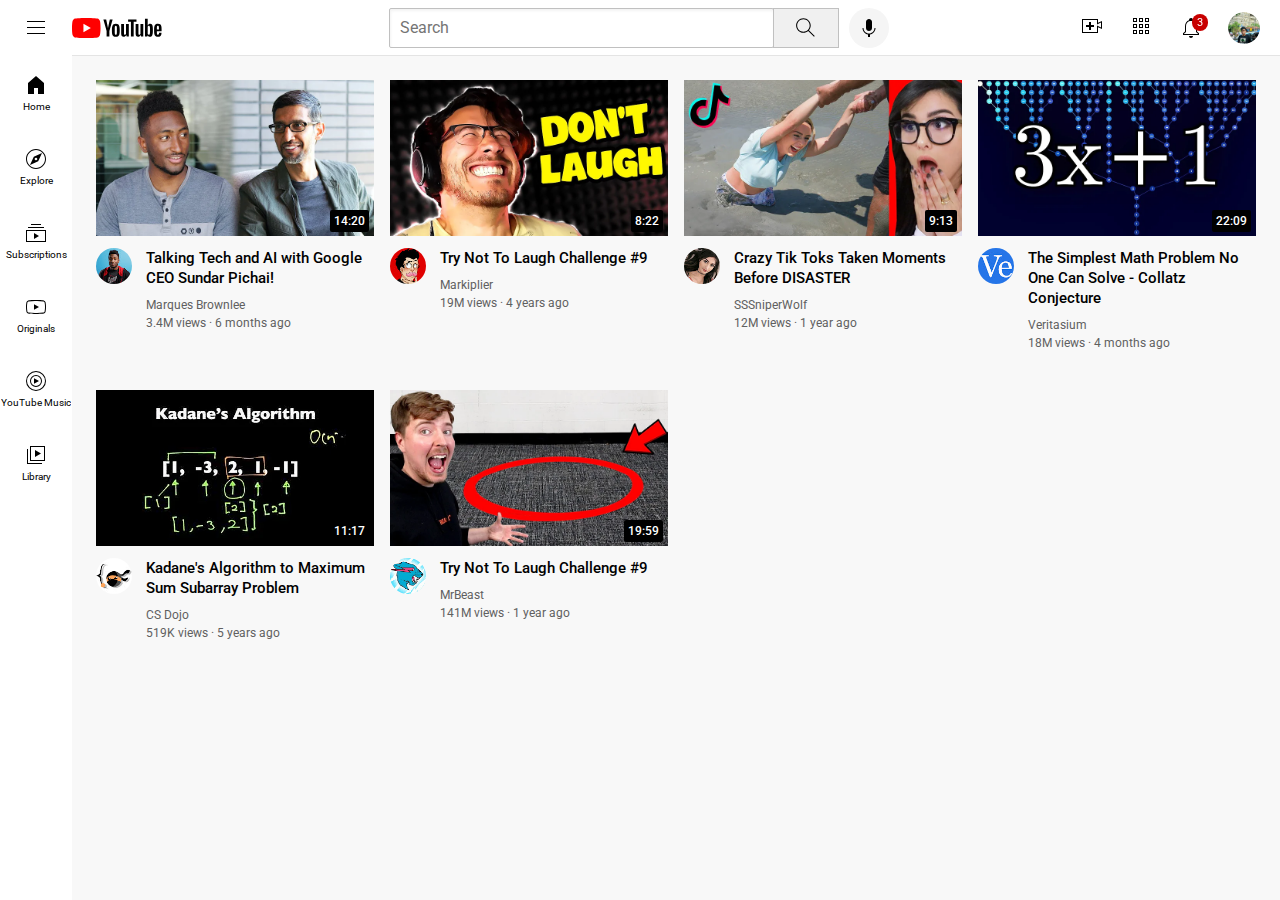
<file: index.html>
<!DOCTYPE html>
<html>
  <head>
    <title>YouTube.com Clone</title>
    
    <link rel="preconnect" href="https://fonts.googleapis.com">
    <link rel="preconnect" href="https://fonts.gstatic.com" crossorigin>
    <link href="https://fonts.googleapis.com/css2?family=Roboto:wght@400;500;700&display=swap" rel="stylesheet">

    
    <link rel="stylesheet" href="Style/general.css">
    <link rel="stylesheet" href="Style/header.css">
    <link rel="stylesheet" href="Style/video.css">
    <link rel="stylesheet" href="Style/sidebar.css">


  </head>
  <body>
    <div class="header">
      <div class="left-section">
        <img class="hamburger-menu" src="icons/hamburger-menu.svg">
        <img class="youtube-logo" src="icons/youtube-logo.svg">
      </div>
      <div class="middle-section">
        <input class="search-bar" type="text" placeholder="Search">
        <button class="search-button">
          <img class="search-icon" src="icons/search.svg">
          <div class="tooltip">Search</div>
        </button>
        <button class="voice-search-button">
          <img class="voice-search-icon" src="icons/voice-search-icon.svg">
          <div class="tooltip">Search with your voice</div>
        </button>
      </div>
      <div class="right-section">
        <div class="upload-icon-container">
          <img class="upload-icon" src="icons/upload.svg">
          <div class="tooltip">Create</div>
        </div>
        <div class="youtube-apps-icon-container">
          <img class="youtube-apps-icon" src="icons/youtube-apps.svg">
          <div class="tooltip">YouTube Apps</div>
        </div>
        <div class="notifications-icon-container">
          <img class="notifications-icon" src="icons/notifications.svg">
          <div class="notifications-count">3</div>
          <div class="tooltip">notifications</div>
        </div>
        <img class="current-user-picture" src="channel-picture/channels4_profile.jpg">
      </div>
    </div>

    <div class="sidebar">
      <div class="sidebar-link">
        <img src="icons/home.svg">
        <div>Home</div>
      </div>
      <div class="sidebar-link">
        <img src="icons/explore.svg">
        <div>Explore</div>
      </div>
      <div class="sidebar-link">
        <img src="icons/subscriptions.svg">
        <div>Subscriptions</div>
      </div>
      <div class="sidebar-link">
        <img src="icons/originals.svg">
        <div>Originals</div>
      </div>
      <div class="sidebar-link">
        <img src="icons/youtube-music.svg">
        <div>YouTube Music</div>
      </div>
      <div class="sidebar-link">
        <img src="icons/library.svg">
        <div>Library</div>
      </div>
    </div>
   
<div class="video-grid">
  <div class="video-preview">
    <div class="thumbnail-row">
      <img class="thumbnail" src="thumbnail/thumbnail-1.webp">
      <div class="video-time">14:20</div>
    </div>
    <div class="video-info-grid">
      <div class="channel-picture">
        <img class="profile-picture" src="channel-picture/channel-1.jpeg">
      </div>
      <div class="video-info">
        <p class="video-title">
          Talking Tech and AI with Google CEO Sundar Pichai!
        </p>
        <p class="video-author">
          Marques Brownlee
        </p>
        <p class="video-stats">
          3.4M views &#183; 6 months ago
        </p>
      </div>
    </div>
  </div>

  <div class="video-preview">
    <div class="thumbnail-row">
      <img class="thumbnail" src="thumbnail/thumbnail-2.webp">
      <div class="video-time">8:22</div>

    </div>
    <div class="video-info-grid">
      <div class="channel-picture">
        <img class="profile-picture" src="channel-picture/channel-2.jpeg">
      </div>
      <div class="video-info">
        <p class="video-title">
          Try Not To Laugh Challenge #9
        </p>
        <p class="video-author">
          Markiplier
        </p>
        <p class="video-stats">
          19M views &#183; 4 years ago
        </p>
      </div>
    </div>
  </div>

  <div class="video-preview">
    <div class="thumbnail-row">
      <img class="thumbnail" src="thumbnail/thumbnail-3.webp">
      <div class="video-time">9:13</div>

    </div>
    <div class="video-info-grid">
      <div class="channel-picture">
        <img class="profile-picture" src="channel-picture/channel-3.jpeg">
      </div>
      <div class="video-info">
        <p class="video-title">
          Crazy Tik Toks Taken Moments Before DISASTER
        </p>
        <p class="video-author">
          SSSniperWolf
        </p>
        <p class="video-stats">
          12M views · 1 year ago
        </p>
      </div>
    </div>
  </div>

  <div class="video-preview">
    <div class="thumbnail-row">
      <img class="thumbnail" src="thumbnail/thumbnail-4.webp">
      <div class="video-time">22:09</div>

    </div>
    <div class="video-info-grid">
      <div class="channel-picture">
        <img class="profile-picture" src="channel-picture/channel-4.jpeg">
      </div>
      <div class="video-info">
        <p class="video-title">
         The Simplest Math Problem No One Can Solve - Collatz Conjecture        </p>
        <p class="video-author">
          Veritasium
        </p>
        <p class="video-stats">
          18M views · 4 months ago
        </p>
      </div>
    </div>
  </div>

  <div class="video-preview">
    <div class="thumbnail-row">
      <img class="thumbnail" src="thumbnail/thumbnail-5.webp">
      <div class="video-time">11:17</div>

    </div>
    <div class="video-info-grid">
      <div class="channel-picture">
        <img class="profile-picture" src="channel-picture/channel-5.jpeg">
      </div>
      <div class="video-info">
        <p class="video-title">
          Kadane's Algorithm to Maximum Sum Subarray Problem
        </p>
        <p class="video-author">
          CS Dojo
        </p>
        <p class="video-stats">
          519K views · 5 years ago
        </p>
      </div>
    </div>
  </div>

  <div class="video-preview">
    <div class="thumbnail-row">
      <img class="thumbnail" src="thumbnail/thumbnail-6.webp">
      <div class="video-time">19:59</div>

    </div>
    <div class="video-info-grid">
      <div class="channel-picture">
        <img class="profile-picture" src="channel-picture/channel-6.jpeg">
      </div>
      <div class="video-info">
        <p class="video-title">
          Try Not To Laugh Challenge #9
        </p>
        <p class="video-author">
          MrBeast
        </p>
        <p class="video-stats">
          141M views · 1 year ago
        </p>
      </div>
    </div>
  </div>

  </body>
</html>
</file>
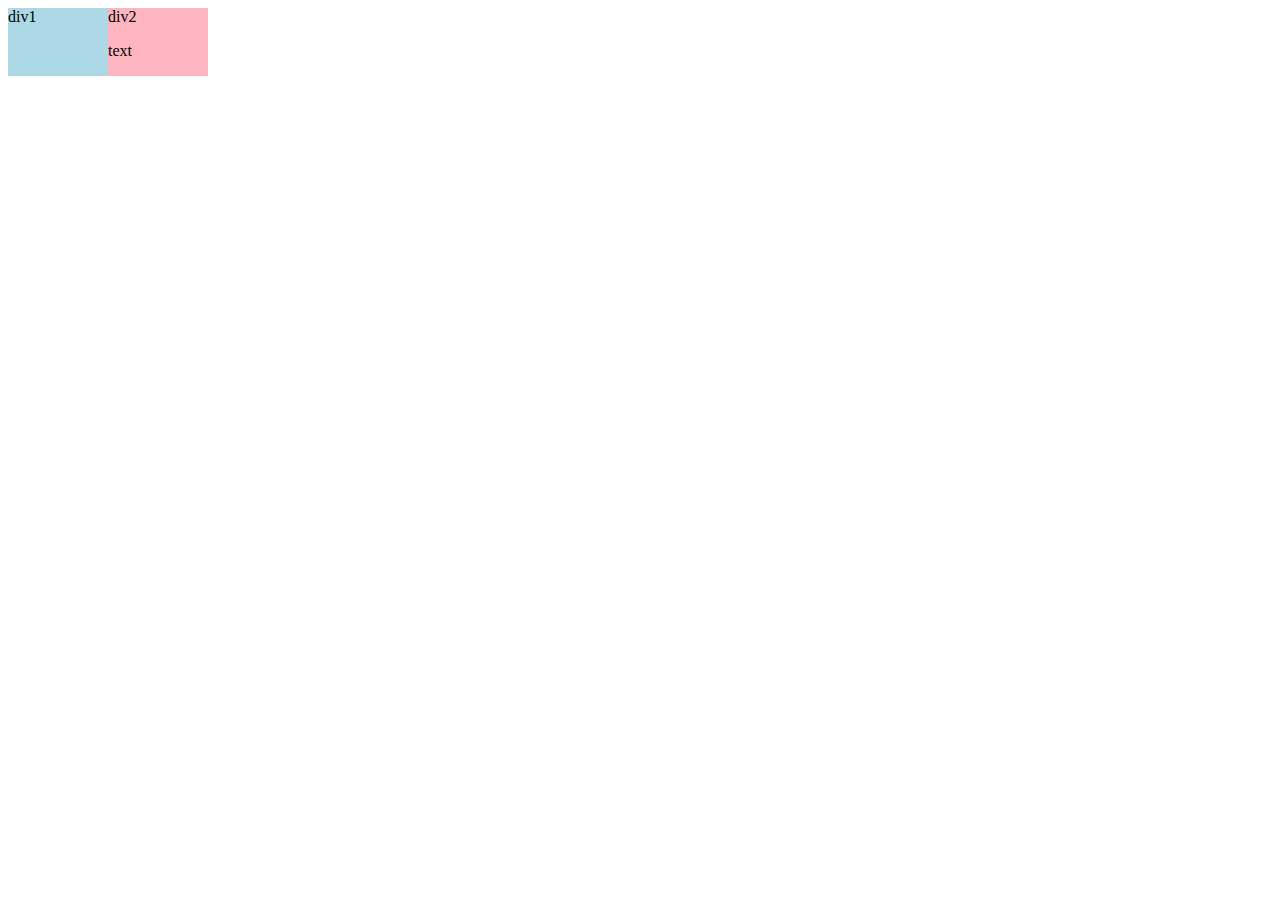
<file: grid.html>
<!DOCTYPE html><html>
  <head>
    <title>Grid Practice</title> 
  </head>
  <body>
    <div style="
    display:grid;
    grid-template-columns: 100px 100px;
      ">
      <div style="background-color: lightblue;">div1</div>
      <div style="background-color: lightpink;">div2<p>text</p></div>
    </div>
  </body>
</html>
</file>
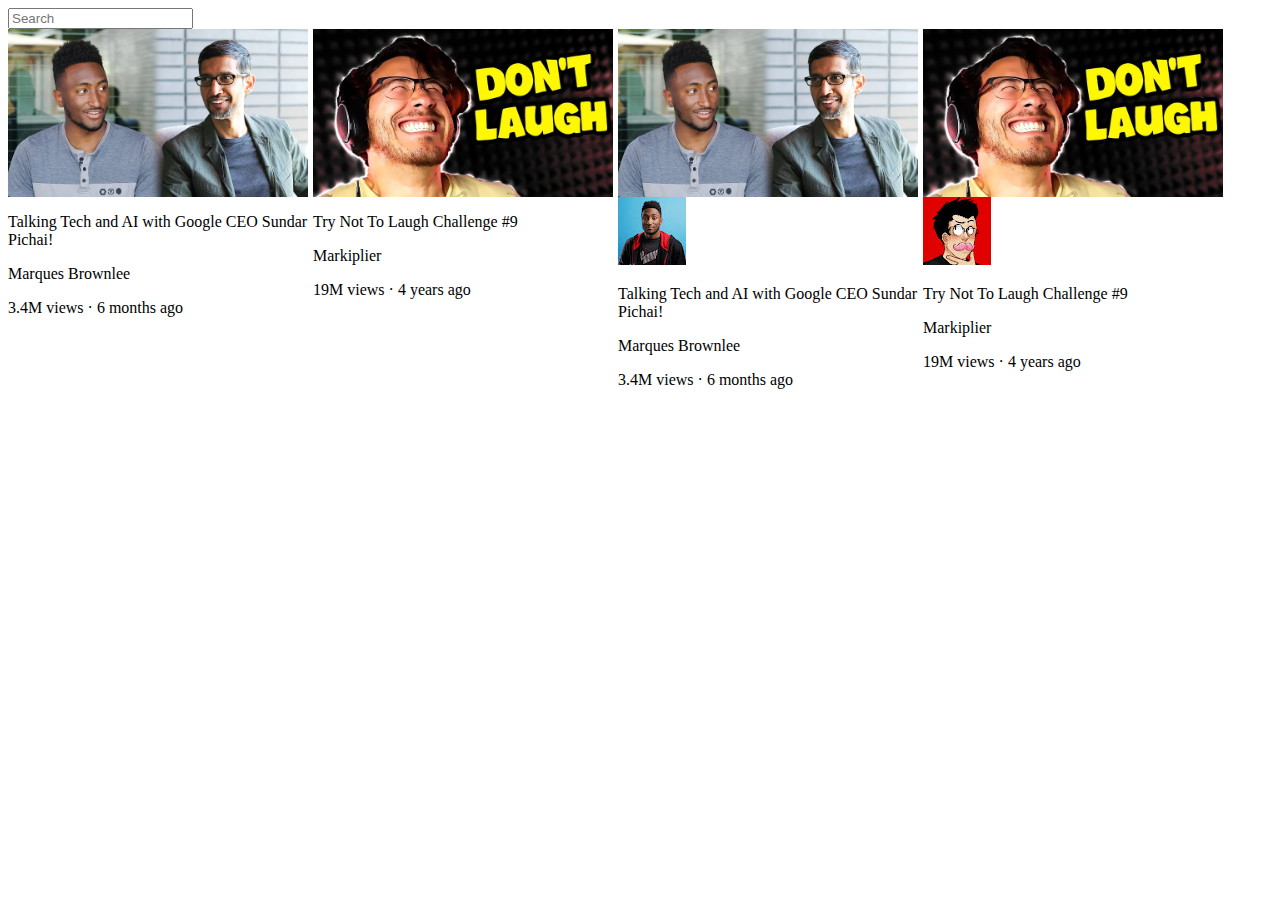
<file: trail.html>
<!DOCTYPE html>
<html>
  <head>
    <title> Youtube.com Clone </title>
    <style>
     .thumbnail {
        width: 300px;
        display: block;
        
      }

      .search-bar {
        display: block;
      }

      .video-title {
        width: 300px;
      }

      .video-preview {
        width: 300px;
        display:inline-block;
        vertical-align: top;
        margin-right: 1px;
        
      }

    </style>
  </head>
  <body>
    <input class="search-bar" type="text" placeholder="Search">

    <div class="video-preview">
      <img class="thumbnail" src="thumbnail/thumbnail-1.webp"> 

      <p class="video-title">
        Talking Tech and AI with Google CEO Sundar Pichai!
      </p>
      <p class="video-author">
        Marques Brownlee
      </p>
      <p class="video-stats">
        3.4M views &#183; 6 months ago
      </p>
    </div>

  <div class="video-preview">
    <img class="thumbnail" src="thumbnail/thumbnail-2.webp">

    <p class="video-title">
      Try Not To Laugh Challenge #9
    </p>
    <p class="video-author">
      Markiplier
    </p>
    <p class="video-stats">
      19M views &#183; 4 years ago
    </p>
  </div>
  


  </body>
</html>















<div class="video-preview">
  <div class="thumbnail-row">
    <img class="thumbnail" src="thumbnail/thumbnail-1.webp">
  </div>
  <div class="video-info-grid">
    <div class="channel-picture">
      <img class="profile-picture" src="channel-picture/channel-1.jpeg">
    </div>
    <div class="video-info">
      <p class="video-title">
        Talking Tech and AI with Google CEO Sundar Pichai!
      </p>
      <p class="video-author">
        Marques Brownlee
      </p>
      <p class="video-stats">
        3.4M views &#183; 6 months ago
      </p>
    </div>
  </div>
</div>

<div class="video-preview">
  <div class="thumbnail-row">
    <img class="thumbnail" src="thumbnail/thumbnail-2.webp">
  </div>
  <div class="video-info-grid">
    <div class="channel-picture">
      <img class="profile-picture" src="channel-picture/channel-2.jpeg">
    </div>
    <div class="video-info">
      <p class="video-title">
        Try Not To Laugh Challenge #9
      </p>
      <p class="video-author">
        Markiplier
      </p>
      <p class="video-stats">
        19M views &#183; 4 years ago
      </p>
    </div>
  </div>
</div>
</file>
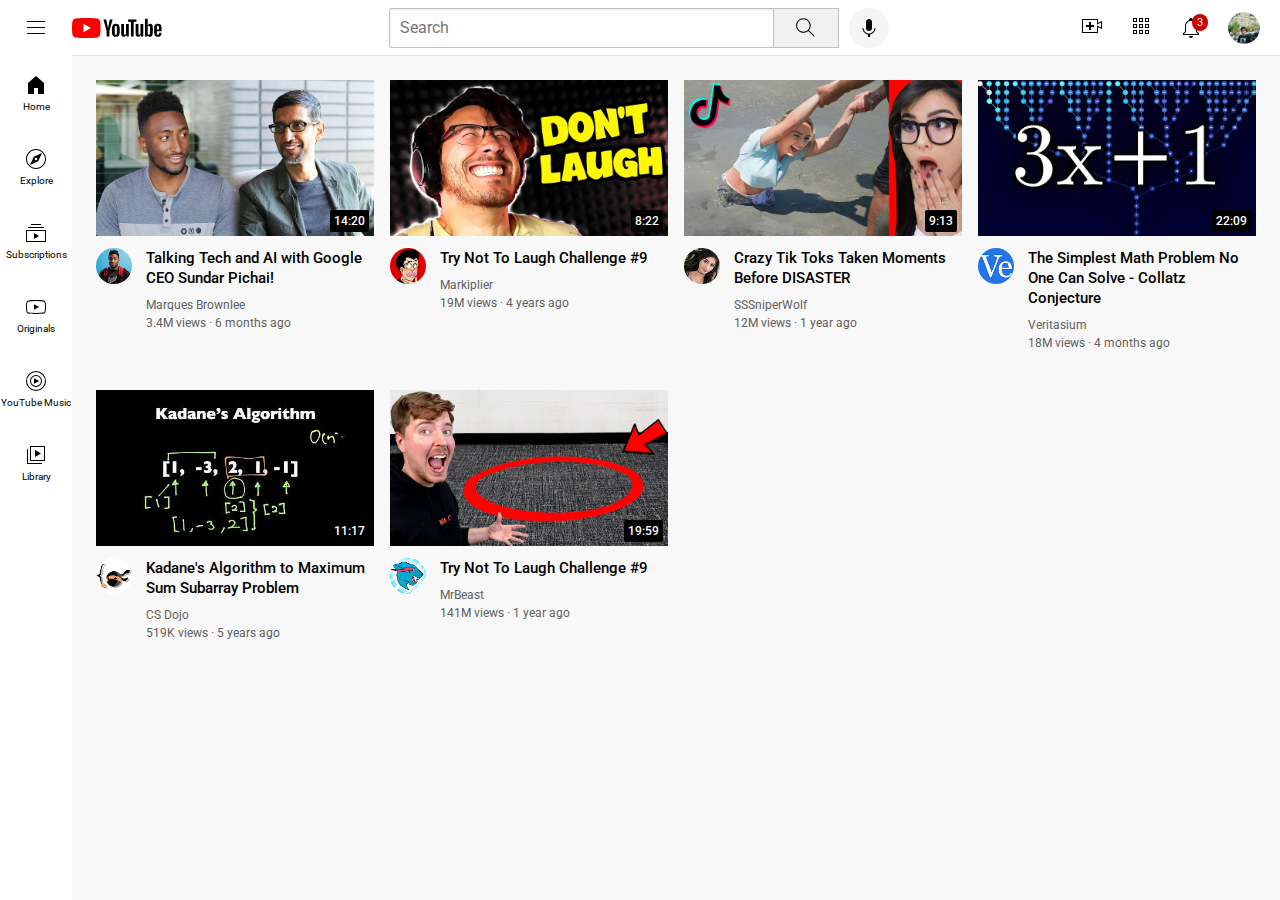
<file: youtube.html>
<!DOCTYPE html>
<html>
  <head>
    <title>YouTube.com Clone</title>
    
    <link rel="preconnect" href="https://fonts.googleapis.com">
    <link rel="preconnect" href="https://fonts.gstatic.com" crossorigin>
    <link href="https://fonts.googleapis.com/css2?family=Roboto:wght@400;500;700&display=swap" rel="stylesheet">

    
    <link rel="stylesheet" href="Style/general.css">
    <link rel="stylesheet" href="Style/header.css">
    <link rel="stylesheet" href="Style/video.css">
    <link rel="stylesheet" href="Style/sidebar.css">


  </head>
  <body>
    <div class="header">
      <div class="left-section">
        <img class="hamburger-menu" src="icons/hamburger-menu.svg">
        <img class="youtube-logo" src="icons/youtube-logo.svg">
      </div>
      <div class="middle-section">
        <input class="search-bar" type="text" placeholder="Search">
        <button class="search-button">
          <img class="search-icon" src="icons/search.svg">
          <div class="tooltip">Search</div>
        </button>
        <button class="voice-search-button">
          <img class="voice-search-icon" src="icons/voice-search-icon.svg">
          <div class="tooltip">Search with your voice</div>
        </button>
      </div>
      <div class="right-section">
        <div class="upload-icon-container">
          <img class="upload-icon" src="icons/upload.svg">
          <div class="tooltip">Create</div>
        </div>
        <div class="youtube-apps-icon-container">
          <img class="youtube-apps-icon" src="icons/youtube-apps.svg">
          <div class="tooltip">YouTube Apps</div>
        </div>
        <div class="notifications-icon-container">
          <img class="notifications-icon" src="icons/notifications.svg">
          <div class="notifications-count">3</div>
          <div class="tooltip">notifications</div>
        </div>
        <img class="current-user-picture" src="channel-picture/channels4_profile.jpg">
      </div>
    </div>

    <div class="sidebar">
      <div class="sidebar-link">
        <img src="icons/home.svg">
        <div>Home</div>
      </div>
      <div class="sidebar-link">
        <img src="icons/explore.svg">
        <div>Explore</div>
      </div>
      <div class="sidebar-link">
        <img src="icons/subscriptions.svg">
        <div>Subscriptions</div>
      </div>
      <div class="sidebar-link">
        <img src="icons/originals.svg">
        <div>Originals</div>
      </div>
      <div class="sidebar-link">
        <img src="icons/youtube-music.svg">
        <div>YouTube Music</div>
      </div>
      <div class="sidebar-link">
        <img src="icons/library.svg">
        <div>Library</div>
      </div>
    </div>
   
<div class="video-grid">
  <div class="video-preview">
    <div class="thumbnail-row">
      <img class="thumbnail" src="thumbnail/thumbnail-1.webp">
      <div class="video-time">14:20</div>
    </div>
    <div class="video-info-grid">
      <div class="channel-picture">
        <img class="profile-picture" src="channel-picture/channel-1.jpeg">
      </div>
      <div class="video-info">
        <p class="video-title">
          Talking Tech and AI with Google CEO Sundar Pichai!
        </p>
        <p class="video-author">
          Marques Brownlee
        </p>
        <p class="video-stats">
          3.4M views &#183; 6 months ago
        </p>
      </div>
    </div>
  </div>

  <div class="video-preview">
    <div class="thumbnail-row">
      <img class="thumbnail" src="thumbnail/thumbnail-2.webp">
      <div class="video-time">8:22</div>

    </div>
    <div class="video-info-grid">
      <div class="channel-picture">
        <img class="profile-picture" src="channel-picture/channel-2.jpeg">
      </div>
      <div class="video-info">
        <p class="video-title">
          Try Not To Laugh Challenge #9
        </p>
        <p class="video-author">
          Markiplier
        </p>
        <p class="video-stats">
          19M views &#183; 4 years ago
        </p>
      </div>
    </div>
  </div>

  <div class="video-preview">
    <div class="thumbnail-row">
      <img class="thumbnail" src="thumbnail/thumbnail-3.webp">
      <div class="video-time">9:13</div>

    </div>
    <div class="video-info-grid">
      <div class="channel-picture">
        <img class="profile-picture" src="channel-picture/channel-3.jpeg">
      </div>
      <div class="video-info">
        <p class="video-title">
          Crazy Tik Toks Taken Moments Before DISASTER
        </p>
        <p class="video-author">
          SSSniperWolf
        </p>
        <p class="video-stats">
          12M views · 1 year ago
        </p>
      </div>
    </div>
  </div>

  <div class="video-preview">
    <div class="thumbnail-row">
      <img class="thumbnail" src="thumbnail/thumbnail-4.webp">
      <div class="video-time">22:09</div>

    </div>
    <div class="video-info-grid">
      <div class="channel-picture">
        <img class="profile-picture" src="channel-picture/channel-4.jpeg">
      </div>
      <div class="video-info">
        <p class="video-title">
         The Simplest Math Problem No One Can Solve - Collatz Conjecture        </p>
        <p class="video-author">
          Veritasium
        </p>
        <p class="video-stats">
          18M views · 4 months ago
        </p>
      </div>
    </div>
  </div>

  <div class="video-preview">
    <div class="thumbnail-row">
      <img class="thumbnail" src="thumbnail/thumbnail-5.webp">
      <div class="video-time">11:17</div>

    </div>
    <div class="video-info-grid">
      <div class="channel-picture">
        <img class="profile-picture" src="channel-picture/channel-5.jpeg">
      </div>
      <div class="video-info">
        <p class="video-title">
          Kadane's Algorithm to Maximum Sum Subarray Problem
        </p>
        <p class="video-author">
          CS Dojo
        </p>
        <p class="video-stats">
          519K views · 5 years ago
        </p>
      </div>
    </div>
  </div>

  <div class="video-preview">
    <div class="thumbnail-row">
      <img class="thumbnail" src="thumbnail/thumbnail-6.webp">
      <div class="video-time">19:59</div>

    </div>
    <div class="video-info-grid">
      <div class="channel-picture">
        <img class="profile-picture" src="channel-picture/channel-6.jpeg">
      </div>
      <div class="video-info">
        <p class="video-title">
          Try Not To Laugh Challenge #9
        </p>
        <p class="video-author">
          MrBeast
        </p>
        <p class="video-stats">
          141M views · 1 year ago
        </p>
      </div>
    </div>
  </div>

  </body>
</html>
</file>
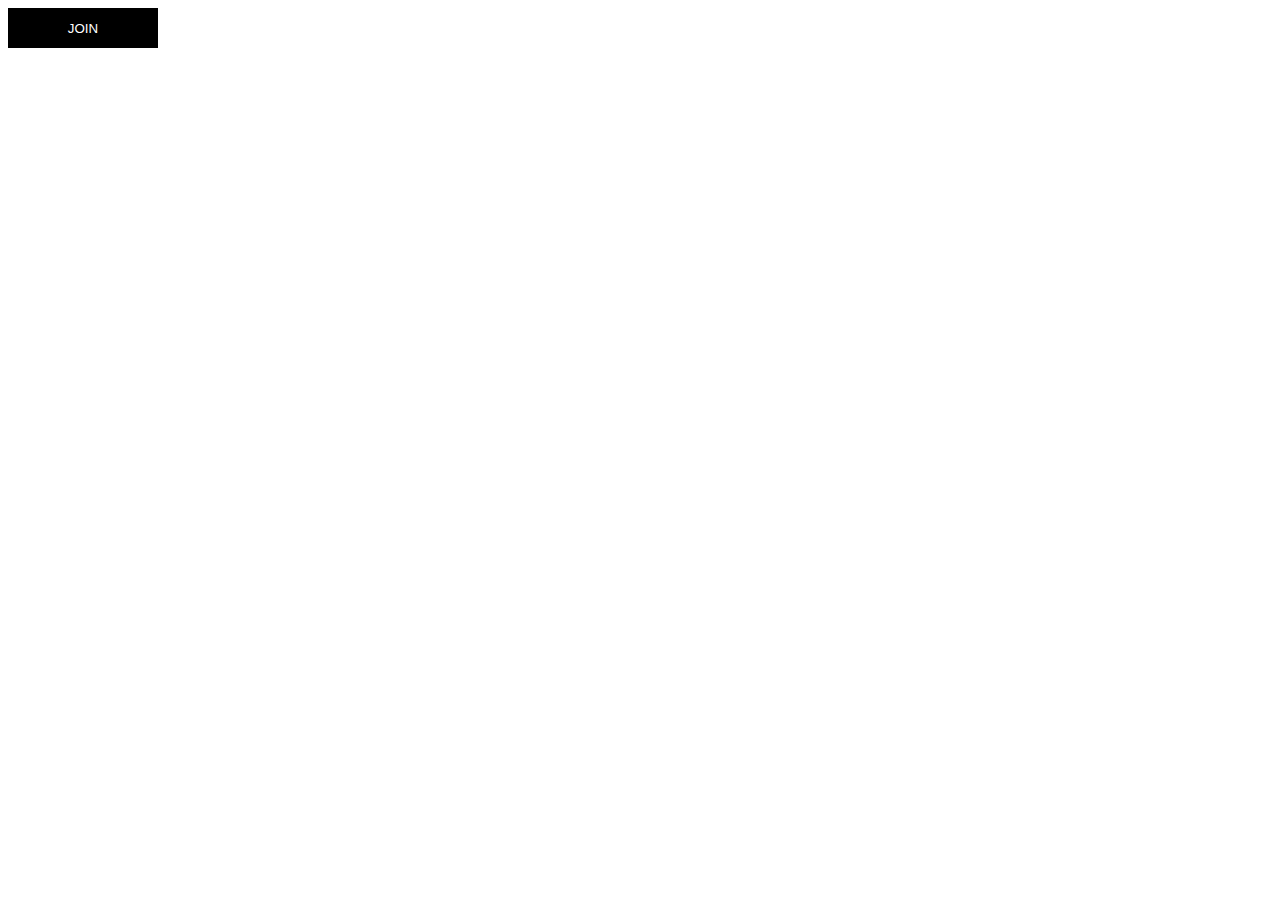
<file: intro-to-html/bottons.html>
<!DOCTYPE html>
<html lang="en">
<head>
  <meta charset="UTF-8">
  <meta name="viewport" content="width=device-width, initial-scale=1.0">
  <title>Botton</title>
  <style>
    .join-btn{
      width: 150px;
      height: 40px;
      background-color: black;
      color: white;
      font-family: Arial, Helvetica, sans-serif;
      border: none;
      transition: all 1.5s;
    }
    .join-btn:hover{
      width: 200px;
      height: 60px;
    }
  </style>
</head>
<body>
  <button class="join-btn">JOIN</button>
</body>
</html>
</file>
<file: Style/general.css>
p {
  font-family: Roboto, Arial;
  margin-top: 0;
  margin-bottom: 0;
}

body {
  margin: 0;
  padding-top: 80px;
  padding-left: 96px;
  padding-right: 24px;
  background-color: rgb(248, 248, 248);
}
</file>
<file: Style/header.css>
.header {
  height: 55px;

  display: flex;
  flex-direction: row;
  justify-content: space-between;

  position: fixed;
  top: 0;
  left: 0;
  right: 0;
  z-index: 100;

  background-color: white;
  border-bottom-width: 1px;
  border-bottom-style: solid;
  border-bottom-color: rgb(228, 228, 228);
}

.left-section {
  display: flex;
  align-items: center;
}

.hamburger-menu {
  height: 24px;
  margin-left: 24px;
  margin-right: 24px;
}

.youtube-logo {
  height: 20px;
}

.middle-section {
  flex: 1;
  margin-left: 70px;
  margin-right: 35px;
  max-width: 500px;
  display: flex;
  align-items: center;
}

.search-bar {
  flex: 1;
  height: 36px;
  padding-left: 10px;
  font-size: 16px;
  border-width: 1px;
  border-style: solid;
  border-color: rgb(192, 192, 192);
  border-radius: 2px;
  box-shadow: inset 1px 2px 3px rgba(0, 0, 0, 0.05);
  width: 0;
}

.search-bar::placeholder {
  font-family: Roboto, Arial;
  font-size: 16px;
}

.search-button {
  height: 40px;
  width: 66px;
  background-color: rgb(240, 240, 240);
  border-width: 1px;
  border-style: solid;
  border-color: rgb(192, 192, 192);
  margin-left: -1px;
  margin-right: 10px;
}

.search-button,
.voice-search-button,
.upload-icon-container 
.youtube-apps-icon-container,
.notifications-icon-container{
  display: flex;
  justify-content: center;
  align-items: center;
  position: relative;
}

.search-button .tooltip,
.voice-search-button .tooltip,
.upload-icon-container .tooltip,
.youtube-apps-icon-container .tooltip,
.notifications-icon-container .tooltip {
  font-family: Roboto, Arial;
  position: absolute;
  background-color: gray;
  color: white;
  padding-top: 4px;
  padding-bottom: 4px;
  padding-left: 8px;
  padding-right: 8px;
  border-radius: 2px;
  font-size: 12px;
  bottom: -30px;
  opacity: 0;
  transition: opacity 0.15s;
  pointer-events: none;
  white-space: nowrap;
}


.search-button:hover .tooltip,
.voice-search-button:hover .tooltip,
.upload-icon-container:hover .tooltip,
.youtube-apps-icon-container:hover .tooltip,
.notifications-icon-container:hover .tooltip {
  opacity: 1;
}

.search-icon {
  height: 25px;
}

.voice-search-button {
  height: 40px;
  width: 40px;
  border-radius: 20px;
  border: none;
  background-color: rgb(245, 245, 245);
}

.voice-search-icon {
  height: 24px;
}

.right-section {
  width: 180px;
  margin-right: 20px;
  display: flex;
  align-items: center;
  justify-content: space-between;
  flex-shrink: 0;
}

.upload-icon {
  height: 24px;
}

.youtube-apps-icon {
  height: 24px;
}

.notifications-icon {
  height: 24px;
}

.notifications-icon-container {
  position: relative;
}

.notifications-count {
  position: absolute;
  top: -2px;
  right: -5px;
  background-color: rgb(200, 0, 0);
  color: white;
  font-family: Roboto, Arial;
  font-size: 11px;
  padding-left: 5px;
  padding-right: 5px;
  padding-top: 2px;
  padding-bottom: 2px;
  border-radius: 10px;
}

.current-user-picture {
  height: 32px;
  border-radius: 16px;
}
</file>
<file: Style/video.css>
.thumbnail {
  width: 100%;
  
}



.video-title {
  margin-top: 0;
  font-size: 15px;
  font-weight: 500;
  line-height: 20px;
  margin-bottom: 10px;
}


.video-info-grid {
  display: grid;
  grid-template-columns: 50px 1fr;
}



.profile-picture {
  width: 36px;
  border-radius: 50px;
}

.thumbnail-row {
  margin-bottom: 8px;
  position: relative;

}

.video-author,
.video-stats {
  font-size: 12px;
  color: rgb(96, 96, 96);
}

.video-author {
  margin-bottom: 4px;
}

.video-grid {
  display:grid;
  grid-template-columns: 1fr 1fr 1fr;
  column-gap: 16px;
  row-gap: 40px;
  

}

@media (max-width: 750px) {
  .video-grid {
    grid-template-columns: 1fr 1fr;
  }
}

@media (min-width: 751px) and (max-width: 999px) {
  .video-grid {
    grid-template-columns: 1fr 1fr 1fr;
  }
}

@media (min-width: 1000px) {
  .video-grid {
    grid-template-columns: 1fr 1fr 1fr 1fr;
  }
}

.video-time {
  font-family: Roboto,arial ;
  font-size: 12px;
  font-weight: 500;
  padding: 4px;
  border-radius: 2px;
  background-color: black;
  color: white;
  position: absolute;
  bottom: 8px;
  right : 5px;
}
</file>
<file: Style/sidebar.css>
.sidebar {
  position: fixed;
  left: 0;
  bottom:0;
  top: 55px;
  background-color: white;
  width: 72px;
  z-index: 200;
}

.sidebar-link {
  height: 74px;
  display: flex;
  justify-content: center;
  align-items: center;
  flex-direction: column;
  cursor: pointer;
}

.sidebar-link:hover {
  background-color: rgb(235, 235, 235);
}

.sidebar-link img {
  height: 24px;
  margin-bottom: 4px;
}

.sidebar-link div {
  font-family: Roboto, Arial;
  font-size: 10px;
}
</file>
